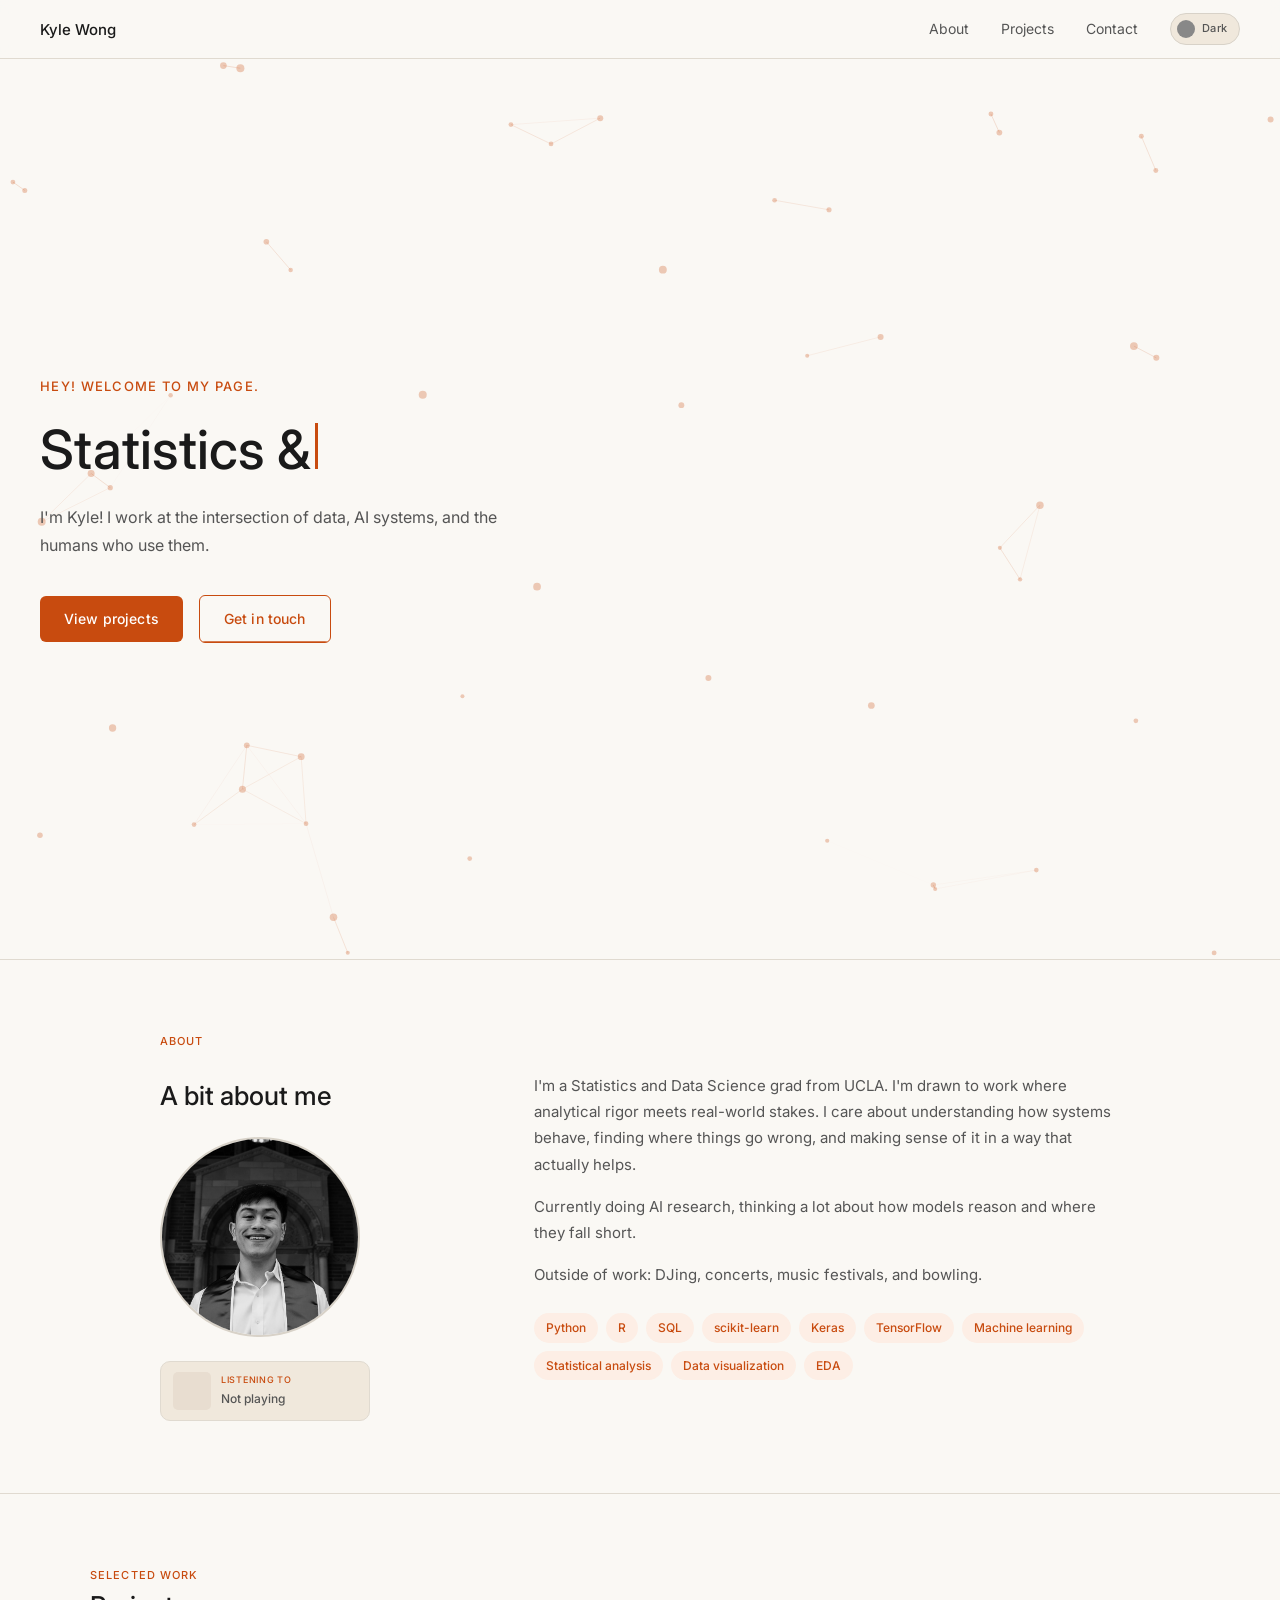
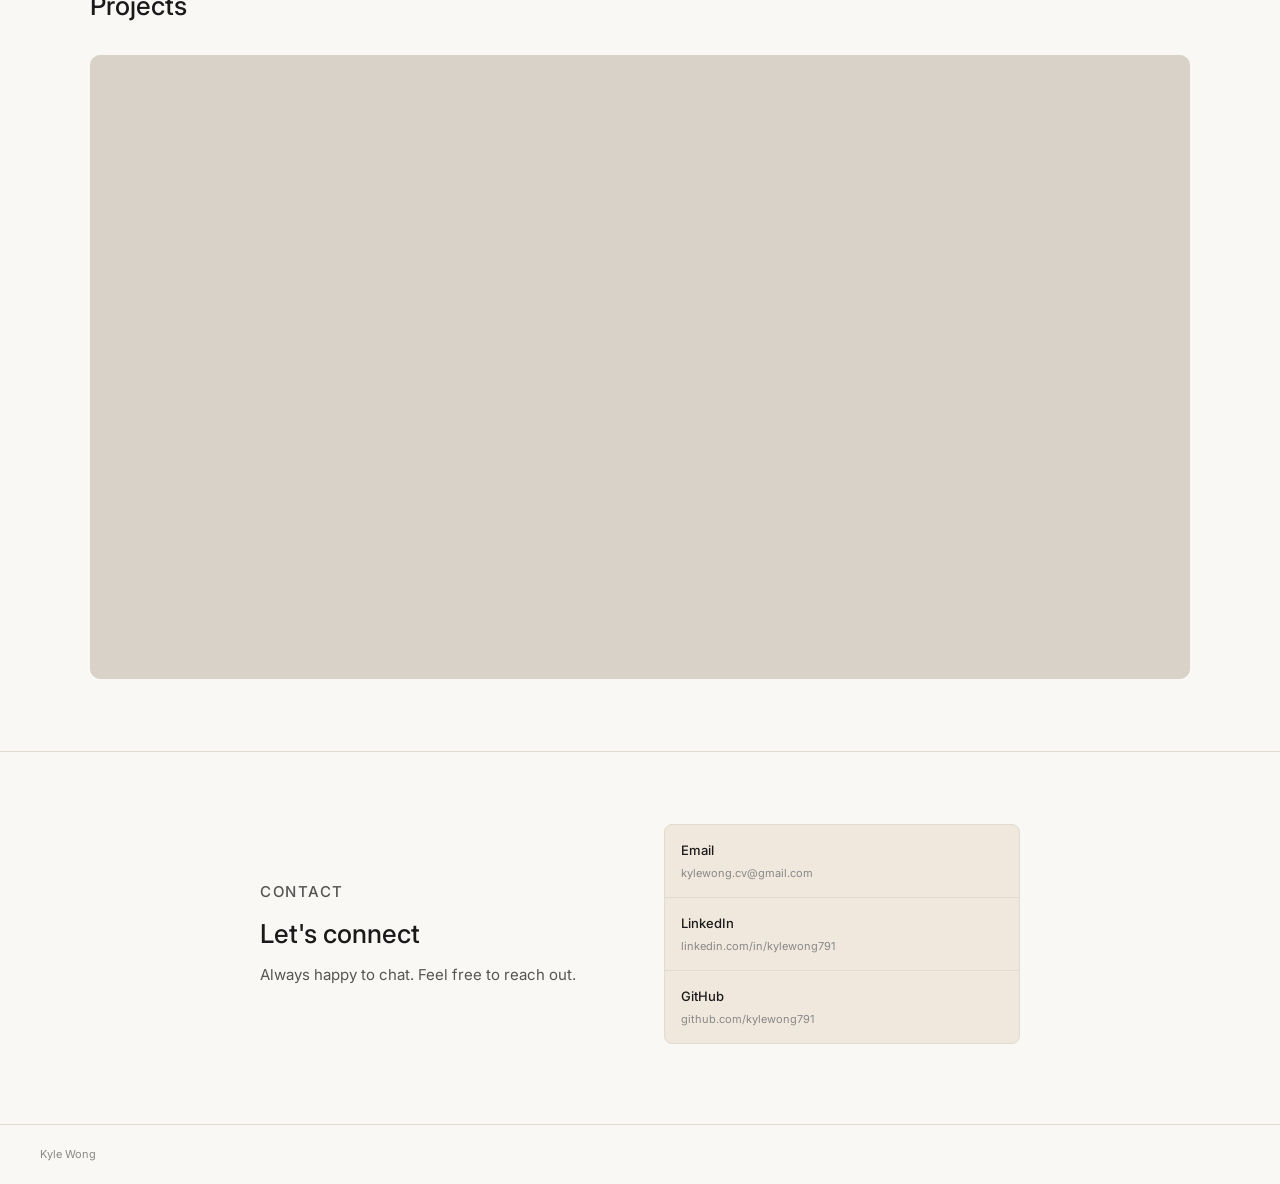
<file: index.html>
<!DOCTYPE html>
<html lang="en">
<head>
  <meta charset="UTF-8">
  <meta name="viewport" content="width=device-width, initial-scale=1.0">
  <title>Kyle Wong</title>
  <link rel="preconnect" href="https://fonts.googleapis.com">
  <link rel="preconnect" href="https://fonts.gstatic.com" crossorigin>
  <link href="https://fonts.googleapis.com/css2?family=Inter:wght@400;500&display=swap" rel="stylesheet">
  <link rel="stylesheet" href="style.css">
  <link rel='icon' href='data:image/svg+xml,<svg xmlns=%22http://www.w3.org/2000/svg%22 viewBox=%220 0 100 100%22><rect width=%22100%22 height=%22100%22 rx=%2216%22 fill=%22%23C84B0F%22/><text x=%2250%22 y=%2266%22 font-family=%22system-ui,sans-serif%22 font-size=%2246%22 font-weight=%22500%22 fill=%22%23FAF8F4%22 text-anchor=%22middle%22>KW</text></svg>'/>
</head>
<body>

  <!-- Scroll progress bar -->
  <div id="progress-bar"></div>

  <!-- ===================== NAV ===================== -->
  <nav id="nav">
    <div class="nav-inner">
      <a href="#" class="nav-logo">Kyle Wong</a>
      <div class="nav-menu">
        <div class="nav-links">
          <a href="#about">About</a>
          <a href="#projects">Projects</a>
          <a href="#contact">Contact</a>
          <button id="theme-toggle" aria-label="Toggle dark mode">
            <span class="toggle-pill"></span>
            <span class="toggle-label">Dark</span>
          </button>
        </div>
      </div>
      <button id="hamburger" aria-label="Toggle menu">
        <span></span>
        <span></span>
        <span></span>
      </button>
    </div>
  </nav>

  <!-- ===================== HERO ===================== -->
  <section id="hero">
    <canvas id="neural-canvas"></canvas>
    <div class="hero-content">
      <p class="eyebrow">Hey! Welcome to my page.</p>
      <h1>
        <span id="typewriter"></span><span class="cursor"></span>
      </h1>
      <p class="hero-desc">I'm Kyle! I work at the intersection of data, AI systems, and the humans who use them.</p>
      <div class="hero-ctas">
        <a href="#projects" class="btn-primary">View projects</a>
        <a href="#contact" class="btn-secondary">Get in touch</a>
      </div>
    </div>
  </section>

  <!-- ===================== ABOUT ===================== -->
  <section id="about">
    <div class="section-inner">
      <div class="about-grid">

        <!-- Left column -->
        <div class="about-left reveal">
          <p class="eyebrow">About</p>
          <h2>A bit about me</h2>
          <div class="about-photo-wrap">
            <img src="images/me.jpg" alt="Kyle Wong" class="about-photo">
          </div>

          <!-- Spotify widget (static placeholder) -->
          <div class="spotify-widget">
            <div class="spotify-art album-art"></div>
            <div class="spotify-text">
              <span class="spotify-label">Listening to</span>
              <span class="spotify-track">Not currently playing</span>
              <span class="spotify-artist"></span>
            </div>
            <div class="spotify-bars s-bars">
              <span class="s-bar"></span>
              <span class="s-bar"></span>
              <span class="s-bar"></span>
            </div>
          </div>
        </div>

        <!-- Right column -->
        <div class="about-right reveal d1">
          <p>I'm a Statistics and Data Science grad from UCLA. I'm drawn to work where analytical rigor meets real-world stakes. I care about understanding how systems behave, finding where things go wrong, and making sense of it in a way that actually helps.</p>
          <p>Currently doing AI research, thinking a lot about how models reason and where they fall short.</p>
          <p>Outside of work: DJing, concerts, music festivals, and bowling.</p>
          <div class="skill-tags">
            <span class="tag">Python</span>
            <span class="tag">R</span>
            <span class="tag">SQL</span>
            <span class="tag">scikit-learn</span>
            <span class="tag">Keras</span>
            <span class="tag">TensorFlow</span>
            <span class="tag">Machine learning</span>
            <span class="tag">Statistical analysis</span>
            <span class="tag">Data visualization</span>
            <span class="tag">EDA</span>
          </div>
        </div>

      </div>
    </div>
  </section>

  <!-- ===================== PROJECTS ===================== -->
  <section id="projects">
    <div class="section-inner">
      <div class="projects-header reveal">
        <p class="eyebrow">Selected work</p>
        <h2>Projects</h2>
      </div>
      <!-- Grid rendered dynamically by script.js -->
      <div id="projects-grid"></div>
    </div>
  </section>

  <!-- ===================== CONTACT ===================== -->
  <section id="contact">
    <div class="section-inner">
      <div class="contact-grid">

        <!-- Left -->
        <div class="contact-left reveal">
          <p class="eyebrow">Contact</p>
          <h2>Let's connect</h2>
          <p>Always happy to chat. Feel free to reach out.</p>
        </div>

        <!-- Right: warm contact block -->
        <div class="contact-right reveal d1">
          <div class="contact-block">
            <a href="mailto:kylewong.cv@gmail.com" class="contact-row">
              <div class="contact-row-info">
                <span class="contact-name">Email</span>
                <span class="contact-handle">kylewong.cv@gmail.com</span>
              </div>
              <span class="contact-arrow">&#8599;</span>
            </a>
            <a href="https://www.linkedin.com/in/kylewong791" target="_blank" rel="noopener noreferrer" class="contact-row">
              <div class="contact-row-info">
                <span class="contact-name">LinkedIn</span>
                <span class="contact-handle">linkedin.com/in/kylewong791</span>
              </div>
              <span class="contact-arrow">&#8599;</span>
            </a>
            <a href="https://github.com/kylewong791" target="_blank" rel="noopener noreferrer" class="contact-row">
              <div class="contact-row-info">
                <span class="contact-name">GitHub</span>
                <span class="contact-handle">github.com/kylewong791</span>
              </div>
              <span class="contact-arrow">&#8599;</span>
            </a>
          </div>
        </div>

      </div>
    </div>
  </section>

  <!-- ===================== FOOTER ===================== -->
  <footer id="footer">
    <div class="section-inner">
      <span>Kyle Wong</span>
    </div>
  </footer>

  <button id="back-to-top" aria-label="Back to top">
    <svg viewBox="0 0 24 24" fill="none" stroke="currentColor" stroke-width="2">
      <path d="M12 19V5M5 12l7-7 7 7"/>
    </svg>
  </button>

  <script src="script.js"></script>
</body>
</html>
</file>
<file: style.css>
/* =============================================================
   style.css — Kyle Wong Portfolio
   Step 2: CSS variables, reset, base typography
   ============================================================= */


/* -------------------------------------------------------------
   1. CSS CUSTOM PROPERTIES — LIGHT MODE (default)
   ------------------------------------------------------------- */
:root {
  /* Background tiers */
  --bg:       #FAF8F4;
  --bg2:      #F0E8DC;
  --bg3:      #E8DDD0;

  /* Text tiers */
  --text:     #1A1A1A;
  --text2:    #555555;
  --text3:    #888888;

  /* Borders */
  --border:   #E0DAD0;
  --border2:  #D8D2C8;

  /* Accent */
  --accent:       #C84B0F;
  --accent-light: #FDEEE5;
  --accent-dark:  #A83A09;

  /* Accent as raw RGB channels (used by canvas animation) */
  --accent-r: 200;
  --accent-g: 75;
  --accent-b: 15;

  /* Nav (semi-transparent for backdrop-filter blur) */
  --nav-bg: rgba(250, 248, 244, 0.85);

  /* Project grid cells */
  --cell-hover:       #EDE4D8;
  --cell-active-bg:   #E2D8CC;
  --cell-active-text: #1A1A1A;

  /* Project drawer */
  --drawer-bg: #F0E8DC;

  /* Typography */
  --font-sans: 'Inter', system-ui, -apple-system, BlinkMacSystemFont,
               'Segoe UI', Helvetica, Arial, sans-serif;
}


/* -------------------------------------------------------------
   2. CSS CUSTOM PROPERTIES — DARK MODE
   Applied when <body> carries the .dark class
   ------------------------------------------------------------- */
body.dark {
  /* Background tiers */
  --bg:       #1A1614;
  --bg2:      #221E1A;
  --bg3:      #2A2420;

  /* Text tiers */
  --text:     #F0EBE3;
  --text2:    #9A9088;
  --text3:    #6A6058;

  /* Borders */
  --border:   #2E2824;
  --border2:  #382E28;

  /* Accent */
  --accent:       #E8733A;
  --accent-light: #3A1F0D;
  --accent-dark:  #F08050;

  /* Accent as raw RGB channels */
  --accent-r: 232;
  --accent-g: 115;
  --accent-b: 58;

  /* Nav */
  --nav-bg: rgba(26, 22, 20, 0.85);

  /* Project grid cells */
  --cell-hover:       #2A2420;
  --cell-active-bg:   #322820;
  --cell-active-text: #F0EBE3;

  /* Project drawer */
  --drawer-bg: #221E1A;
}


/* -------------------------------------------------------------
   3. RESET
   ------------------------------------------------------------- */
*,
*::before,
*::after {
  box-sizing: border-box;
  margin: 0;
  padding: 0;
}

html {
  -webkit-text-size-adjust: 100%;
}

body {
  min-height: 100vh;
  -webkit-font-smoothing: antialiased;
  -moz-osx-font-smoothing: grayscale;
}

img,
picture,
video,
canvas,
svg {
  display: block;
  max-width: 100%;
}

input,
button,
textarea,
select {
  font: inherit;
}

button {
  cursor: pointer;
  border: none;
  background: none;
}

a {
  color: inherit;
  text-decoration: none;
}

ul,
ol {
  list-style: none;
}

p,
h1,
h2,
h3,
h4,
h5,
h6 {
  overflow-wrap: break-word;
}


/* -------------------------------------------------------------
   4. BASE TYPOGRAPHY & BODY
   ------------------------------------------------------------- */
body {
  font-family: var(--font-sans);
  font-size: 16px;
  font-weight: 400;
  line-height: 1.75;
  color: var(--text);
  background-color: var(--bg);
  cursor: url("data:image/svg+xml,%3Csvg xmlns='http://www.w3.org/2000/svg' width='18' height='18' viewBox='0 0 18 18' fill='none'%3E%3Cpath d='M2 2L9 16L11 10L17 8Z' stroke='%23C84B0F' stroke-width='1.5' stroke-linejoin='round' fill='%23FDEEE5'/%3E%3C/svg%3E") 0 0, auto;

  /* Smooth color transition whenever .dark is toggled */
  transition:
    color          0.35s ease,
    background     0.35s ease,
    border-color   0.35s ease;
}

h1,
h2,
h3,
h4,
h5,
h6 {
  font-weight: 500;
  line-height: 1.25;
}

h2 {
  font-size: 26px;
}

h1 {
  font-size: clamp(32px, 5vw, 54px);
}

/* Eyebrow labels — used across multiple sections */
.eyebrow {
  font-size: 11px;
  font-weight: 500;
  letter-spacing: 0.1em;
  text-transform: uppercase;
  color: var(--accent);
}


/* -------------------------------------------------------------
   5. LAYOUT UTILITIES
   ------------------------------------------------------------- */

/* Max-width wrapper used inside every section */
.section-inner {
  max-width: 1400px;
  margin: 0 auto;
}

/* Scroll-reveal base state — elements are invisible until
   the Intersection Observer adds .visible in script.js      */
.reveal {
  opacity: 0;
  transform: translateY(18px);
  transition: opacity 0.6s ease, transform 0.6s ease;
}

.reveal.visible {
  opacity: 1;
  transform: translateY(0);
}

/* Delay variants */
.reveal.d1 { transition-delay: 0.1s; }
.reveal.d2 { transition-delay: 0.2s; }
.reveal.d3 { transition-delay: 0.3s; }


/* -------------------------------------------------------------
   6. PROGRESS BAR
   ------------------------------------------------------------- */
#progress-bar {
  position: fixed;
  top: 0;
  left: 0;
  height: 2px;
  width: 0%;
  background: var(--accent);
  z-index: 100;
  /* No transition — instant tracking feels more responsive */
  pointer-events: none;
}


/* -------------------------------------------------------------
   7. NAV
   ------------------------------------------------------------- */
#nav {
  position: sticky;
  top: 0;
  z-index: 50;
  background: var(--nav-bg);
  backdrop-filter: blur(8px);
  -webkit-backdrop-filter: blur(8px);
  border-bottom: 1px solid var(--border);
  transition:
    background    0.35s ease,
    border-color  0.35s ease;
}

.nav-inner {
  display: flex;
  align-items: center;
  justify-content: space-between;
  max-width: 1400px;
  margin: 0 auto;
  padding: 0 2.5rem;
  height: 58px;
}

/* Logo */
.nav-logo {
  display: flex;
  align-items: center;
  line-height: 1;
  font-size: 15px;
  font-weight: 500;
  color: var(--text);
  transition: color 0.2s ease;
}

.nav-logo:hover {
  color: var(--accent);
}

/* Right-side link group */
.nav-links {
  display: flex;
  align-items: center;
  gap: 2rem;
}

/* Nav anchor links */
.nav-links a {
  position: relative;
  font-size: 14px;
  font-weight: 400;
  line-height: 1;
  color: var(--text2);
  padding-top: 3px;
  padding-bottom: 3px;
  transition: color 0.2s ease;
}

/* Sliding underline — starts at width 0, expands to 100% on hover */
.nav-links a::after {
  content: '';
  position: absolute;
  bottom: 0;
  left: 0;
  width: 0;
  height: 1.5px;
  background: var(--accent);
  transition: width 0.25s ease;
}

.nav-links a:hover {
  color: var(--text);
}

.nav-links a:hover::after {
  width: 100%;
}

/* Dark mode toggle button */
#theme-toggle {
  display: flex;
  align-items: center;
  gap: 7px;
  padding: 5px 11px 5px 6px;
  border-radius: 20px;
  border: 1px solid var(--border2);
  background: var(--bg2);
  transition:
    background     0.35s ease,
    border-color   0.35s ease;
}

/* Circle indicator inside the pill */
.toggle-pill {
  width: 18px;
  height: 18px;
  border-radius: 50%;
  background: var(--text3);
  flex-shrink: 0;
  transition: background 0.35s ease;
}

/* Pill indicator turns accent when dark mode is active */
body.dark .toggle-pill {
  background: var(--accent);
}

/* Toggle label text */
.toggle-label {
  font-size: 11px;
  font-weight: 500;
  letter-spacing: 0.05em;
  color: var(--text2);
  transition: color 0.35s ease;
  user-select: none;
}

/* Hamburger button — hidden on desktop, shown at mobile */
#hamburger {
  display: none;
  flex-direction: column;
  justify-content: center;
  align-items: center;
  gap: 5px;
  width: 32px;
  height: 32px;
  padding: 0;
  background: none;
  border: none;
  cursor: pointer;
  flex-shrink: 0;
}

#hamburger span {
  display: block;
  width: 20px;
  height: 2px;
  background: var(--text);
  border-radius: 2px;
  transition:
    transform   0.25s ease,
    opacity     0.25s ease,
    background  0.35s ease;
}


/* -------------------------------------------------------------
   8. HERO SECTION
   ------------------------------------------------------------- */

/* Section shell — full viewport, canvas stacks behind content */
#hero {
  position: relative;
  min-height: 100vh;
  display: flex;
  align-items: center;
  overflow: hidden;
  background-color: var(--bg);
  transition: background-color 0.35s ease;
}

/* Canvas fills the entire hero behind everything */
#neural-canvas {
  position: absolute;
  inset: 0;
  width: 100%;
  height: 100%;
  z-index: 1;
  display: block;
}

/* Content sits above canvas */
.hero-content {
  position: relative;
  z-index: 2;
  width: 100%;
  max-width: 1400px;
  margin: 0 auto;
  padding: 4.5rem 2.5rem;
}

/* Hero eyebrow is slightly larger than the global .eyebrow (11px) */
#hero .eyebrow {
  font-size: 13px;
  margin-bottom: 1.1rem;
}

/* Typewriter headline */
#hero h1 {
  color: var(--text);
  margin-bottom: 1.25rem;
  /* height held open so layout doesn't jump while string is empty */
  min-height: 1.25em;
  display: flex;
  align-items: baseline;
  gap: 0;
  flex-wrap: nowrap;
}

/* Blinking cursor — 3px wide bar, accent color */
.cursor {
  display: inline-block;
  width: 3px;
  /* Match the line-height of the h1 */
  height: 0.85em;
  background: var(--accent);
  margin-left: 4px;
  vertical-align: baseline;
  flex-shrink: 0;
  animation: blink 0.75s step-end infinite;
  transition: background 0.35s ease;
}

@keyframes blink {
  0%,  100% { opacity: 1; }
  50%        { opacity: 0; }
}

/* Description line */
.hero-desc {
  font-size: 16px;
  color: var(--text2);
  max-width: 500px;
  margin-bottom: 2.25rem;
  line-height: 1.75;
  transition: color 0.35s ease;
}

/* CTA row */
.hero-ctas {
  display: flex;
  align-items: center;
  gap: 1rem;
  flex-wrap: wrap;
}

/* ---- Primary button ---- */
.btn-primary {
  display: inline-block;
  padding: 0.65rem 1.5rem;
  background: var(--accent);
  color: #fff;
  border-radius: 6px;
  font-size: 14px;
  font-weight: 500;
  letter-spacing: 0.01em;
  transition:
    background  0.2s ease,
    opacity     0.2s ease;
}

.btn-primary:hover {
  background: var(--accent-dark);
}

/* ---- Secondary button — fill sweeps upward on hover ---- */
.btn-secondary {
  display: inline-block;
  position: relative;
  padding: 0.65rem 1.5rem;
  border: 1.5px solid var(--accent);
  color: var(--accent);
  border-radius: 6px;
  font-size: 14px;
  font-weight: 500;
  letter-spacing: 0.01em;
  overflow: hidden;
  /* isolate creates a new stacking context so z-index: -1
     on ::before stays behind text but above the page bg  */
  isolation: isolate;
  transition:
    color         0.25s ease,
    border-color  0.35s ease;
}

/* The fill plane — starts below the button, slides up on hover */
.btn-secondary::before {
  content: '';
  position: absolute;
  inset: 0;
  background: var(--accent);
  transform: translateY(100%);
  transition:
    transform    0.28s ease,
    background   0.35s ease;
  z-index: -1;
}

.btn-secondary:hover {
  color: #fff;
}

.btn-secondary:hover::before {
  transform: translateY(0);
}


/* -------------------------------------------------------------
   8a. HERO LOAD ANIMATION
   All hero children start invisible; they reveal in sequence
   when script.js adds .loaded to #hero after a 200ms delay.
   ------------------------------------------------------------- */

/* Initial hidden state for each animated child */
#hero .eyebrow,
#hero h1,
#hero .hero-desc,
#hero .hero-ctas {
  opacity: 0;
  transition:
    opacity    0.6s ease,
    transform  0.6s ease;
}

#hero .eyebrow  { transform: translateY(10px); }
#hero h1        { transform: translateY(12px); }
#hero .hero-desc { transform: translateY(12px); }
#hero .hero-ctas { transform: translateY(14px); }

/* Loaded state — transitions fire with staggered delays */
#hero.loaded .eyebrow   {
  opacity: 1;
  transform: translateY(0);
  transition-delay: 0s;
}
#hero.loaded h1          {
  opacity: 1;
  transform: translateY(0);
  transition-delay: 0.14s;
}
#hero.loaded .hero-desc  {
  opacity: 1;
  transform: translateY(0);
  transition-delay: 0.28s;
}
#hero.loaded .hero-ctas  {
  opacity: 1;
  transform: translateY(0);
  transition-delay: 0.42s;
}


/* =============================================================
   SECTION DIVIDERS
   Subtle top border separates content sections from each other.
   ============================================================= */
#about,
#projects,
#contact {
  border-top: 1px solid var(--border);
  transition: border-color 0.35s ease;
}


/* =============================================================
   9. ABOUT SECTION
   ============================================================= */
#about {
  padding: 4.5rem 2.5rem;
}

/* Two-column grid: narrow left (photo + widget), wide right (copy) */
.about-grid {
  display: grid;
  grid-template-columns: 1fr 1.8fr;
  gap: 3rem;
  max-width: 960px;
  margin: 0 auto;
}

/* ---- Left column ---- */
.about-left {
  display: flex;
  flex-direction: column;
  gap: 1.5rem;
}

.about-left .eyebrow {
  margin-bottom: 0.3rem;
}

.about-left h2 {
  margin-bottom: 0;
}

/* Circular photo */
.about-photo {
  width: 100%;
  max-width: 200px;
  aspect-ratio: 1;
  border-radius: 50%;
  object-fit: cover;
  border: 2px solid var(--border2);
  background: var(--bg2);   /* visible while image loads / as placeholder */
  display: block;
  transition:
    border-color  0.35s ease,
    background    0.35s ease;
}

/* ---- Right column ---- */
.about-right {
  display: flex;
  flex-direction: column;
  justify-content: center;
  gap: 1rem;
}

.about-right p {
  font-size: 15px;
  color: var(--text2);
  line-height: 1.75;
  transition: color 0.35s ease;
}

/* Skill tag row */
.skill-tags {
  display: flex;
  flex-wrap: wrap;
  gap: 0.5rem;
  margin-top: 0.5rem;
}

/* Individual tag pill */
.tag {
  display: inline-block;
  padding: 0.28rem 0.75rem;
  border-radius: 20px;
  font-size: 12px;
  font-weight: 500;
  background: var(--accent-light);
  color: var(--accent);
  cursor: default;
  transition:
    background  0.2s ease,
    color       0.2s ease;
}

/* Invert on hover — bg becomes accent, text becomes white */
.tag:hover {
  background: var(--accent);
  color: #fff;
}


/* =============================================================
   10. SPOTIFY WIDGET
   Static placeholder — sits at bottom of about-left column.
   ============================================================= */
.spotify-widget {
  display: flex;
  align-items: center;
  gap: 10px;
  padding: 10px 12px;
  max-width: 210px;
  background: var(--bg2);
  border: 1px solid var(--border);
  border-radius: 10px;
  cursor: default;
  transition:
    background    0.2s ease,
    border-color  0.35s ease;
}

.spotify-widget:hover {
  background: var(--bg3);
}

/* Square album art placeholder */
.spotify-art {
  width: 38px;
  height: 38px;
  border-radius: 5px;
  background: var(--bg3);
  flex-shrink: 0;
  transition: background 0.35s ease;
}

/* Text block */
.spotify-text {
  display: flex;
  flex-direction: column;
  gap: 1px;
  min-width: 0;   /* allow text to truncate inside flex */
  flex: 1;
}

.spotify-label {
  font-size: 9px;
  font-weight: 500;
  letter-spacing: 0.08em;
  text-transform: uppercase;
  color: var(--accent);
  transition: color 0.35s ease;
}

.spotify-track {
  font-size: 12px;
  font-weight: 500;
  color: var(--text);
  white-space: nowrap;
  overflow: hidden;
  text-overflow: ellipsis;
  transition: color 0.35s ease;
}

/* When no track: show in secondary color — JS will toggle a class later */
.spotify-widget.not-playing .spotify-track {
  color: var(--text2);
}

.spotify-artist {
  font-size: 10px;
  color: var(--text3);
  white-space: nowrap;
  overflow: hidden;
  text-overflow: ellipsis;
  transition: color 0.35s ease;
}

/* Animated equalizer bars */
.spotify-bars {
  display: flex;
  align-items: flex-end;
  gap: 2px;
  height: 14px;
  flex-shrink: 0;
}

.spotify-bars span {
  display: block;
  width: 2.5px;
  height: 100%;
  background: var(--accent);
  border-radius: 1px;
  transform-origin: bottom;
  animation: spotify-bounce 0.85s ease-in-out infinite;
  transition: background 0.35s ease;
}

.spotify-bars span:nth-child(2) { animation-delay: 0.18s; }
.spotify-bars span:nth-child(3) { animation-delay: 0.36s; }

/* Hide bars when nothing is playing */
.spotify-widget.not-playing .spotify-bars {
  visibility: hidden;
}

@keyframes spotify-bounce {
  0%, 100% { transform: scaleY(0.3); }
  50%       { transform: scaleY(1);   }
}

/* Paused state — bars freeze at low opacity */
.s-bars.paused .s-bar {
  animation-play-state: paused;
  opacity: 0.3;
}

/* Album art loaded state */
.album-art.has-art {
  background-size: cover;
  background-position: center;
}

.album-art.has-art svg {
  display: none;
}


/* =============================================================
   11. PROJECTS SECTION
   ============================================================= */
#projects {
  padding: 4.5rem 2.5rem;
}

/* Constrain the projects content area to 1100px, centered */
#projects .section-inner {
  max-width: 1100px;
  margin: 0 auto;
}

.projects-header {
  margin-bottom: 2rem;
}

.projects-header .eyebrow {
  margin-bottom: 0.3rem;
}

/* Outer grid shell — gap: 1px + bg on the grid creates hairline
   lines between cells without extra border markup             */
#projects-grid {
  display: grid;
  grid-template-columns: repeat(2, 1fr);
  gap: 1px;
  background: var(--border2);
  border: 1px solid var(--border2);
  border-radius: 10px;
  overflow: hidden;
  transition: background 0.35s ease, border-color 0.35s ease;
}


/* =============================================================
   12. PROJECT CELLS
   ============================================================= */
.project-cell {
  display: flex;
  flex-direction: column;
  justify-content: space-between;
  min-height: 96px;
  padding: 18px 20px 14px;
  background: var(--bg);
  cursor: pointer;
  transition:
    background  0.2s ease,
    color       0.2s ease;
}

/* Top: title + subcategory stacked */
.cell-top {
  display: flex;
  flex-direction: column;
  gap: 3px;
}

.cell-name {
  font-size: 14px;
  font-weight: 500;
  color: var(--text);
  transition: color 0.2s ease;
}

.cell-sub {
  font-size: 11px;
  color: var(--text3);
  transition: color 0.2s ease;
}

/* Icon container — sits above the project name in each cell */
.cell-icon {
  width: 40px;
  height: 40px;
  border-radius: 8px;
  background: var(--accent-light);
  display: flex;
  align-items: center;
  justify-content: center;
  flex-shrink: 0;
  margin-bottom: 10px;
  transition: background 0.35s ease;
}

.cell-icon svg {
  width: 20px;
  height: 20px;
  color: var(--accent);
  transition: color 0.35s ease;
}

/* Bottom: chevron aligned to the right */
.cell-bottom {
  display: flex;
  justify-content: flex-end;
  margin-top: 10px;
}

/* SVG chevron — dimly visible at rest, full opacity on hover/active */
.cell-chevron {
  width: 12px;
  height: 12px;
  color: var(--accent);
  opacity: 0.25;
  transition:
    opacity    0.2s ease,
    transform  0.25s ease,
    color      0.35s ease;
}

/* Hover state */
.project-cell:hover {
  background: var(--cell-hover);
}

.project-cell:hover .cell-name {
  color: var(--accent);
}

.project-cell:hover .cell-chevron {
  opacity: 1;
}

/* Active (open drawer) state */
.project-cell.active {
  background: var(--cell-active-bg);
}

.project-cell.active .cell-name {
  color: var(--cell-active-text);
}

.project-cell.active .cell-sub {
  color: var(--accent);
}

.project-cell.active .cell-chevron {
  opacity: 1;
  transform: rotate(180deg);
}

/* Staggered scroll reveal — right cell delays 80ms */
.project-cell.reveal-right {
  transition-delay: 0.08s;
}


/* =============================================================
   13. PROJECT DRAWER
   Uses the CSS grid-template-rows 0fr → 1fr trick for a
   smooth height animation without JS measuring element height.
   ============================================================= */

/* The drawer spans both grid columns */
.drawer {
  grid-column: 1 / -1;
  display: grid;
  grid-template-rows: 0fr;
  background: var(--drawer-bg);
  border-top: 0px solid var(--border);
  transition:
    grid-template-rows  0.38s ease,
    border-top-width    0.38s ease,
    background          0.35s ease;
}

/* Open state — JS adds .open */
.drawer.open {
  grid-template-rows: 1fr;
  border-top-width: 1px;
}

/* Inner wrapper — overflow: hidden is required for the
   grid-rows trick to clip content at height 0             */
.drawer-inner {
  overflow: hidden;
  min-height: 0;
}

/* Content area inside the drawer */
.drawer-content {
  display: grid;
  grid-template-columns: 1fr 1fr;
  gap: 2.5rem;
  padding: 2rem 2.5rem;
}

/* Left: full title + description */
.drawer-title {
  font-size: 15px;
  font-weight: 500;
  color: var(--text);
  margin-bottom: 0.75rem;
  line-height: 1.4;
  transition: color 0.35s ease;
}

.drawer-desc {
  font-size: 14px;
  color: var(--text2);
  line-height: 1.75;
  transition: color 0.35s ease;
}

/* Right: tags + link buttons */
.drawer-right {
  display: flex;
  flex-direction: column;
  gap: 1.25rem;
}

.drawer-tags {
  display: flex;
  flex-wrap: wrap;
  gap: 0.4rem;
}

/* Drawer tags reuse .tag but can be slightly smaller */
.drawer-tags .tag {
  font-size: 11px;
  padding: 0.22rem 0.65rem;
}

.drawer-links {
  display: flex;
  flex-wrap: wrap;
  gap: 0.5rem;
}

/* Outline link buttons — fill on hover */
.drawer-link {
  display: inline-block;
  position: relative;
  padding: 0.4rem 1rem;
  border: 1.5px solid var(--accent);
  color: var(--accent);
  border-radius: 5px;
  font-size: 12px;
  font-weight: 500;
  overflow: hidden;
  isolation: isolate;
  transition:
    color         0.22s ease,
    border-color  0.35s ease;
}

.drawer-link::before {
  content: '';
  position: absolute;
  inset: 0;
  background: var(--accent);
  transform: translateY(100%);
  transition:
    transform   0.22s ease,
    background  0.35s ease;
  z-index: -1;
}

.drawer-link:hover {
  color: #fff;
}

.drawer-link:hover::before {
  transform: translateY(0);
}


/* =============================================================
   14. CONTACT SECTION
   ============================================================= */
#contact {
  padding: 4.5rem 2.5rem 5rem;
}

.contact-grid {
  display: grid;
  grid-template-columns: 1fr 1fr;
  gap: 3rem;
  max-width: 760px;
  margin: 0 auto;
}

/* Left: eyebrow, heading, description */
.contact-left {
  display: flex;
  flex-direction: column;
  gap: 0.75rem;
  justify-content: center;
}

.contact-left .eyebrow {
  margin-bottom: 0;
}

.contact-left h2 {
  margin-bottom: 0;
}

.contact-left p {
  font-size: 15px;
  color: var(--text2);
  line-height: 1.75;
  transition: color 0.35s ease;
}

/* Right: warm contact block */
.contact-right {
  display: flex;
  align-items: flex-start;
}

.contact-block {
  width: 100%;
  background: var(--bg2);
  border: 1px solid var(--border);
  border-radius: 8px;
  overflow: hidden;
  transition:
    background    0.35s ease,
    border-color  0.35s ease;
}

/* Each link row */
.contact-row {
  display: flex;
  align-items: center;
  justify-content: space-between;
  padding: 14px 16px;
  border-bottom: 1px solid var(--border);
  transition:
    background    0.2s ease,
    border-color  0.35s ease;
}

.contact-row:last-child {
  border-bottom: none;
}

/* Row hover — background warms to accent-light */
.contact-row:hover {
  background: var(--accent-light);
}

/* Name + handle stacked */
.contact-row-info {
  display: flex;
  flex-direction: column;
  gap: 2px;
}

.contact-name {
  font-size: 13px;
  font-weight: 500;
  color: var(--text);
  transition: color 0.35s ease;
}

.contact-handle {
  font-size: 11px;
  color: var(--text3);
  transition: color 0.35s ease;
}

/* Arrow icon — hidden at rest, nudges on hover */
.contact-arrow {
  font-size: 14px;
  color: var(--accent);
  opacity: 0;
  transform: translate(0, 0);
  transition:
    opacity    0.2s ease,
    transform  0.2s ease,
    color      0.35s ease;
}

.contact-row:hover .contact-arrow {
  opacity: 1;
  transform: translate(2px, -2px);
}


/* =============================================================
   15. FOOTER
   ============================================================= */
#footer {
  padding: 1.25rem 2.5rem;
  border-top: 1px solid var(--border);
  transition: border-color 0.35s ease;
}

#footer .section-inner {
  display: flex;
  align-items: center;
}

#footer span {
  font-size: 11px;
  color: var(--text3);
  transition: color 0.35s ease;
}


/* =============================================================
   16. BACK TO TOP BUTTON
   ============================================================= */
#back-to-top {
  position: fixed;
  bottom: 2rem;
  right: 2rem;
  width: 44px;
  height: 44px;
  border-radius: 50%;
  background: var(--accent);
  color: #fff;
  border: none;
  cursor: pointer;
  box-shadow: none;
  display: flex;
  align-items: center;
  justify-content: center;
  opacity: 0;
  pointer-events: none;
  transition:
    opacity    0.25s ease,
    background 0.35s ease;
  z-index: 90;
}

#back-to-top svg {
  width: 18px;
  height: 18px;
  flex-shrink: 0;
}

#back-to-top.visible {
  opacity: 1;
  pointer-events: auto;
}

#back-to-top:hover {
  opacity: 0.85;
}


/* =============================================================
   17. MOBILE MEDIA QUERIES
   ============================================================= */

/* ---- Tablet / mobile — max 768px ---- */
@media (max-width: 768px) {

  /* Touch devices don't use cursors — revert to default */
  body {
    cursor: auto;
  }

  /* Nav: full-width inner, no max-width cap */
  .nav-inner {
    max-width: none;
    padding: 0 1.5rem;
  }

  /* Hamburger: show at mobile */
  #hamburger {
    display: flex;
  }

  /* Nav menu: hidden dropdown by default */
  .nav-menu {
    position: absolute;
    top: 100%;
    right: 1.5rem;
    width: 180px;
    background: rgba(250, 248, 244, 0.93);
    border: 1px solid var(--border);
    border-radius: 8px;
    padding: 1rem;
    backdrop-filter: blur(12px);
    -webkit-backdrop-filter: blur(12px);
    opacity: 0;
    pointer-events: none;
    transform: translateY(-10px);
    transition:
      opacity    0.2s ease,
      transform  0.2s ease,
      background 0.35s ease,
      border-color 0.35s ease;
    z-index: 49;
  }

  /* Nav menu: open state */
  .nav-menu.open {
    opacity: 1;
    pointer-events: auto;
    transform: translateY(0);
  }

  /* Dark mode: use dark semi-transparent background */
  body.dark .nav-menu {
    background: rgba(26, 22, 20, 0.93);
  }

  /* Links stack vertically inside the dropdown */
  .nav-menu .nav-links {
    flex-direction: column;
    align-items: flex-start;
    gap: 1rem;
  }

  /* Full-width tappable rows */
  .nav-menu .nav-links a {
    display: block;
    width: 100%;
    padding: 0.25rem 0;
  }

  /* Hamburger → X animation */
  #hamburger.open span:nth-child(1) {
    transform: translateY(7px) rotate(45deg);
  }

  #hamburger.open span:nth-child(2) {
    opacity: 0;
  }

  #hamburger.open span:nth-child(3) {
    transform: translateY(-7px) rotate(-45deg);
  }

  /* Hero: tighter padding, text already scales via clamp */
  .hero-content {
    padding: 3rem 1.5rem;
  }

  /* About: single column, photo centered */
  .about-grid {
    grid-template-columns: 1fr;
  }

  .about-left {
    align-items: center;
    text-align: center;
  }

  .about-photo {
    max-width: 160px;
    margin: 0 auto;
  }

  .spotify-widget {
    margin: 0 auto;
  }

  .about-right {
    align-items: flex-start;
  }

  /* Projects grid: single column */
  #projects-grid {
    grid-template-columns: 1fr;
  }

  /* Drawer content: single column, description above tags */
  .drawer-content {
    grid-template-columns: 1fr;
  }

  /* Contact: single column */
  .contact-grid {
    grid-template-columns: 1fr;
  }

  /* General section padding reduction */
  #about,
  #projects,
  #contact {
    padding: 3rem 1.5rem;
  }

  #contact {
    padding-bottom: 4rem;
  }

  #footer {
    padding: 1.25rem 1.5rem;
  }

  #back-to-top {
    width: 38px;
    height: 38px;
  }
}


/* ---- Small mobile — max 480px ---- */
@media (max-width: 480px) {

  /* Lower the clamp floor for the hero headline */
  #hero h1 {
    font-size: clamp(26px, 8vw, 54px);
  }

  /* Ensure skill tags and drawer tags wrap without overflow */
  .skill-tags,
  .drawer-tags {
    gap: 0.4rem;
  }

  .tag {
    font-size: 11px;
    padding: 0.25rem 0.6rem;
  }

  /* Footer centered on small screens */
  #footer .section-inner {
    justify-content: center;
  }
}
</file>
